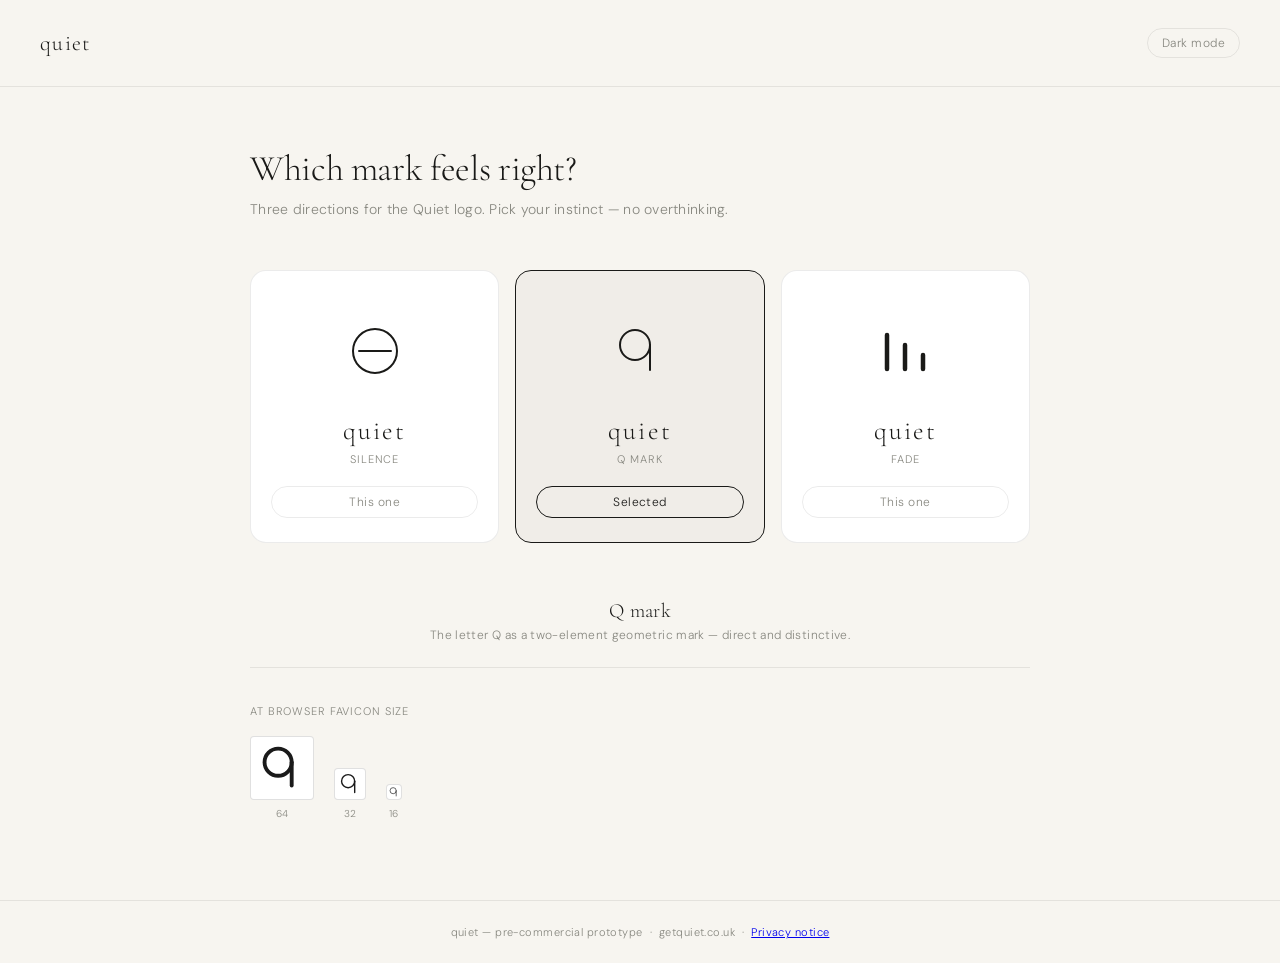
<file: logo-concepts.html>
<!DOCTYPE html>
<html lang="en">
<head>
<meta charset="UTF-8">
<meta name="viewport" content="width=device-width, initial-scale=1.0">
<title>Quiet — Logo Concepts</title>
<link rel="preconnect" href="https://fonts.googleapis.com">
<link rel="preconnect" href="https://fonts.gstatic.com" crossorigin>
<link href="https://fonts.googleapis.com/css2?family=Cormorant+Garamond:wght@300;400&family=DM+Sans:wght@300;400&display=swap" rel="stylesheet">
<style>
  :root {
    --bg: #f7f5f0;
    --surface: #ffffff;
    --border: rgba(0,0,0,0.08);
    --text: #1a1a18;
    --muted: #888880;
    --mark: #1a1a18;
    --selected-border: #1a1a18;
    --selected-bg: #f0ede8;
  }
  .dark {
    --bg: #111110;
    --surface: #1c1c1a;
    --border: rgba(255,255,255,0.08);
    --text: #e8e6e0;
    --muted: #666660;
    --mark: #e8e6e0;
    --selected-border: #e8e6e0;
    --selected-bg: #242420;
  }

  * { box-sizing: border-box; margin: 0; padding: 0; }

  body {
    background: var(--bg);
    color: var(--text);
    font-family: 'DM Sans', sans-serif;
    font-weight: 300;
    min-height: 100vh;
    transition: background .3s, color .3s;
  }

  header {
    display: flex;
    align-items: center;
    justify-content: space-between;
    padding: 28px 40px;
    border-bottom: 0.5px solid var(--border);
  }

  .wordmark {
    font-family: 'Cormorant Garamond', serif;
    font-weight: 300;
    font-size: 22px;
    letter-spacing: 0.06em;
    color: var(--text);
  }

  .toggle-btn {
    font-family: 'DM Sans', sans-serif;
    font-weight: 300;
    font-size: 12px;
    color: var(--muted);
    background: none;
    border: 0.5px solid var(--border);
    border-radius: 20px;
    padding: 6px 14px;
    cursor: pointer;
    letter-spacing: 0.04em;
    transition: color .2s, border-color .2s;
  }
  .toggle-btn:hover { color: var(--text); border-color: var(--muted); }

  main {
    max-width: 860px;
    margin: 0 auto;
    padding: 60px 40px 80px;
  }

  .prompt {
    font-family: 'Cormorant Garamond', serif;
    font-weight: 300;
    font-size: 36px;
    letter-spacing: -0.01em;
    line-height: 1.2;
    color: var(--text);
    margin-bottom: 10px;
  }

  .subprompt {
    font-size: 14px;
    color: var(--muted);
    font-weight: 300;
    letter-spacing: 0.02em;
    margin-bottom: 52px;
  }

  .concepts {
    display: grid;
    grid-template-columns: repeat(3, 1fr);
    gap: 16px;
    margin-bottom: 40px;
  }

  @media (max-width: 600px) {
    .concepts { grid-template-columns: 1fr; }
    header { padding: 20px 24px; }
    main { padding: 40px 24px 60px; }
    .prompt { font-size: 28px; }
  }

  .concept {
    background: var(--surface);
    border: 0.5px solid var(--border);
    border-radius: 16px;
    padding: 36px 20px 24px;
    text-align: center;
    cursor: pointer;
    transition: border-color .2s, background .2s, transform .15s;
    user-select: none;
  }
  .concept:hover { border-color: var(--muted); transform: translateY(-1px); }
  .concept.chosen {
    border: 1.5px solid var(--selected-border);
    background: var(--selected-bg);
  }

  .mark-wrap {
    height: 88px;
    display: flex;
    align-items: center;
    justify-content: center;
    margin-bottom: 20px;
  }

  .mark-wrap svg { transition: opacity .2s; }

  .concept-name {
    font-family: 'Cormorant Garamond', serif;
    font-weight: 300;
    font-size: 26px;
    letter-spacing: 0.08em;
    color: var(--text);
    margin-bottom: 6px;
  }

  .concept-label {
    font-size: 11px;
    color: var(--muted);
    letter-spacing: 0.08em;
    text-transform: uppercase;
    margin-bottom: 20px;
  }

  .choose-btn {
    font-family: 'DM Sans', sans-serif;
    font-weight: 300;
    font-size: 12px;
    letter-spacing: 0.04em;
    color: var(--muted);
    background: none;
    border: 0.5px solid var(--border);
    border-radius: 20px;
    padding: 7px 18px;
    cursor: pointer;
    width: 100%;
    transition: color .2s, border-color .2s, background .2s;
  }
  .concept:hover .choose-btn { color: var(--text); border-color: var(--muted); }
  .concept.chosen .choose-btn {
    color: var(--text);
    border-color: var(--selected-border);
    background: transparent;
  }

  .result {
    min-height: 52px;
    text-align: center;
    padding: 16px;
    opacity: 0;
    transition: opacity .3s;
  }
  .result.visible { opacity: 1; }
  .result-text {
    font-family: 'Cormorant Garamond', serif;
    font-weight: 300;
    font-size: 20px;
    letter-spacing: 0.02em;
    color: var(--text);
    margin-bottom: 4px;
  }
  .result-sub {
    font-size: 12px;
    color: var(--muted);
    letter-spacing: 0.03em;
  }

  .favicon-strip {
    border-top: 0.5px solid var(--border);
    padding-top: 36px;
    margin-top: 8px;
  }
  .strip-label {
    font-size: 11px;
    letter-spacing: 0.08em;
    text-transform: uppercase;
    color: var(--muted);
    margin-bottom: 18px;
  }
  .favicons {
    display: flex;
    gap: 20px;
    align-items: flex-end;
    flex-wrap: wrap;
  }
  .fav-item {
    display: flex;
    flex-direction: column;
    align-items: center;
    gap: 7px;
  }
  .fav-box {
    background: #ffffff;
    border: 0.5px solid rgba(0,0,0,0.12);
    border-radius: 4px;
    display: flex;
    align-items: center;
    justify-content: center;
    overflow: hidden;
  }
  .fav-size { font-size: 10px; color: var(--muted); letter-spacing: 0.04em; }

  footer {
    text-align: center;
    padding: 24px;
    font-size: 11px;
    color: var(--muted);
    letter-spacing: 0.04em;
    border-top: 0.5px solid var(--border);
  }
</style>
</head>
<body>

<header>
  <div class="wordmark">quiet</div>
  <button class="toggle-btn" onclick="toggleDark()" id="darkBtn">Dark mode</button>
</header>

<main>
  <p class="prompt">Which mark feels right?</p>
  <p class="subprompt">Three directions for the Quiet logo. Pick your instinct — no overthinking.</p>

  <div class="concepts">

    <div class="concept" id="c1" onclick="choose(1)">
      <div class="mark-wrap">
        <svg width="72" height="72" viewBox="0 0 72 72" fill="none">
          <circle cx="36" cy="36" r="22" stroke="var(--mark)" stroke-width="2"/>
          <line x1="20" y1="36" x2="52" y2="36" stroke="var(--mark)" stroke-width="2" stroke-linecap="round"/>
        </svg>
      </div>
      <div class="concept-name">quiet</div>
      <div class="concept-label">Silence</div>
      <button class="choose-btn" id="btn1">This one</button>
    </div>

    <div class="concept" id="c2" onclick="choose(2)">
      <div class="mark-wrap">
        <svg width="72" height="72" viewBox="0 0 72 72" fill="none">
          <circle cx="31" cy="30" r="15" stroke="var(--mark)" stroke-width="2"/>
          <line x1="46" y1="30" x2="46" y2="55" stroke="var(--mark)" stroke-width="2" stroke-linecap="round"/>
        </svg>
      </div>
      <div class="concept-name">quiet</div>
      <div class="concept-label">Q mark</div>
      <button class="choose-btn" id="btn2">This one</button>
    </div>

    <div class="concept" id="c3" onclick="choose(3)">
      <div class="mark-wrap">
        <svg width="72" height="72" viewBox="0 0 72 72" fill="none">
          <line x1="18" y1="20" x2="18" y2="54" stroke="var(--mark)" stroke-width="4.5" stroke-linecap="round"/>
          <line x1="36" y1="30" x2="36" y2="54" stroke="var(--mark)" stroke-width="4.5" stroke-linecap="round"/>
          <line x1="54" y1="40" x2="54" y2="54" stroke="var(--mark)" stroke-width="4.5" stroke-linecap="round"/>
        </svg>
      </div>
      <div class="concept-name">quiet</div>
      <div class="concept-label">Fade</div>
      <button class="choose-btn" id="btn3">This one</button>
    </div>

  </div>

  <div class="result" id="result">
    <div class="result-text" id="resultText"></div>
    <div class="result-sub" id="resultSub"></div>
  </div>

  <div class="favicon-strip">
    <div class="strip-label">At browser favicon size</div>
    <div class="favicons" id="favicons"></div>
  </div>

</main>

<footer>quiet — pre-commercial prototype &nbsp;·&nbsp; getquiet.co.uk &nbsp;·&nbsp; <a href="/privacy">Privacy notice</a></footer>

<script>
var chosen = 0;
var dark = false;

var labels = {
  1: ['Silence', 'A circle containing a horizontal dash — calm, still, contained.'],
  2: ['Q mark', 'The letter Q as a two-element geometric mark — direct and distinctive.'],
  3: ['Fade', 'Three bars descending to silence — the noise stopping.']
};

var favSVGs = {
  1: function(s,sw){return '<svg width="'+s+'" height="'+s+'" viewBox="0 0 32 32" fill="none"><circle cx="16" cy="16" r="10" stroke="#1a1a1a" stroke-width="'+sw+'"/><line x1="8" y1="16" x2="24" y2="16" stroke="#1a1a1a" stroke-width="'+sw+'" stroke-linecap="round"/></svg>';},
  2: function(s,sw){return '<svg width="'+s+'" height="'+s+'" viewBox="0 0 32 32" fill="none"><circle cx="14" cy="13" r="7" stroke="#1a1a1a" stroke-width="'+sw+'"/><line x1="21" y1="13" x2="21" y2="25" stroke="#1a1a1a" stroke-width="'+sw+'" stroke-linecap="round"/></svg>';},
  3: function(s,sw){return '<svg width="'+s+'" height="'+s+'" viewBox="0 0 32 32" fill="none"><line x1="7" y1="7" x2="7" y2="25" stroke="#1a1a1a" stroke-width="'+sw+'" stroke-linecap="round"/><line x1="16" y1="13" x2="16" y2="25" stroke="#1a1a1a" stroke-width="'+sw+'" stroke-linecap="round"/><line x1="25" y1="19" x2="25" y2="25" stroke="#1a1a1a" stroke-width="'+sw+'" stroke-linecap="round"/></svg>';}
};

function choose(n) {
  chosen = n;
  for (var i=1;i<=3;i++) {
    var el = document.getElementById('c'+i);
    var btn = document.getElementById('btn'+i);
    if (i===n) {
      el.classList.add('chosen');
      btn.textContent = 'Selected';
    } else {
      el.classList.remove('chosen');
      btn.textContent = 'This one';
    }
  }
  var r = document.getElementById('result');
  document.getElementById('resultText').textContent = labels[n][0];
  document.getElementById('resultSub').textContent = labels[n][1];
  r.classList.add('visible');

  var sizes = [[64,2],[32,1.5],[16,1.5]];
  var html = sizes.map(function(pair){
    var s=pair[0],sw=pair[1];
    return '<div class="fav-item"><div class="fav-box" style="width:'+s+'px;height:'+s+'px;">'+favSVGs[n](s,sw)+'</div><div class="fav-size">'+s+'</div></div>';
  }).join('');
  document.getElementById('favicons').innerHTML = html;
}

function toggleDark() {
  dark = !dark;
  document.body.classList.toggle('dark', dark);
  document.getElementById('darkBtn').textContent = dark ? 'Light mode' : 'Dark mode';
}

choose(2);
</script>
</body>
</html>
</file>
